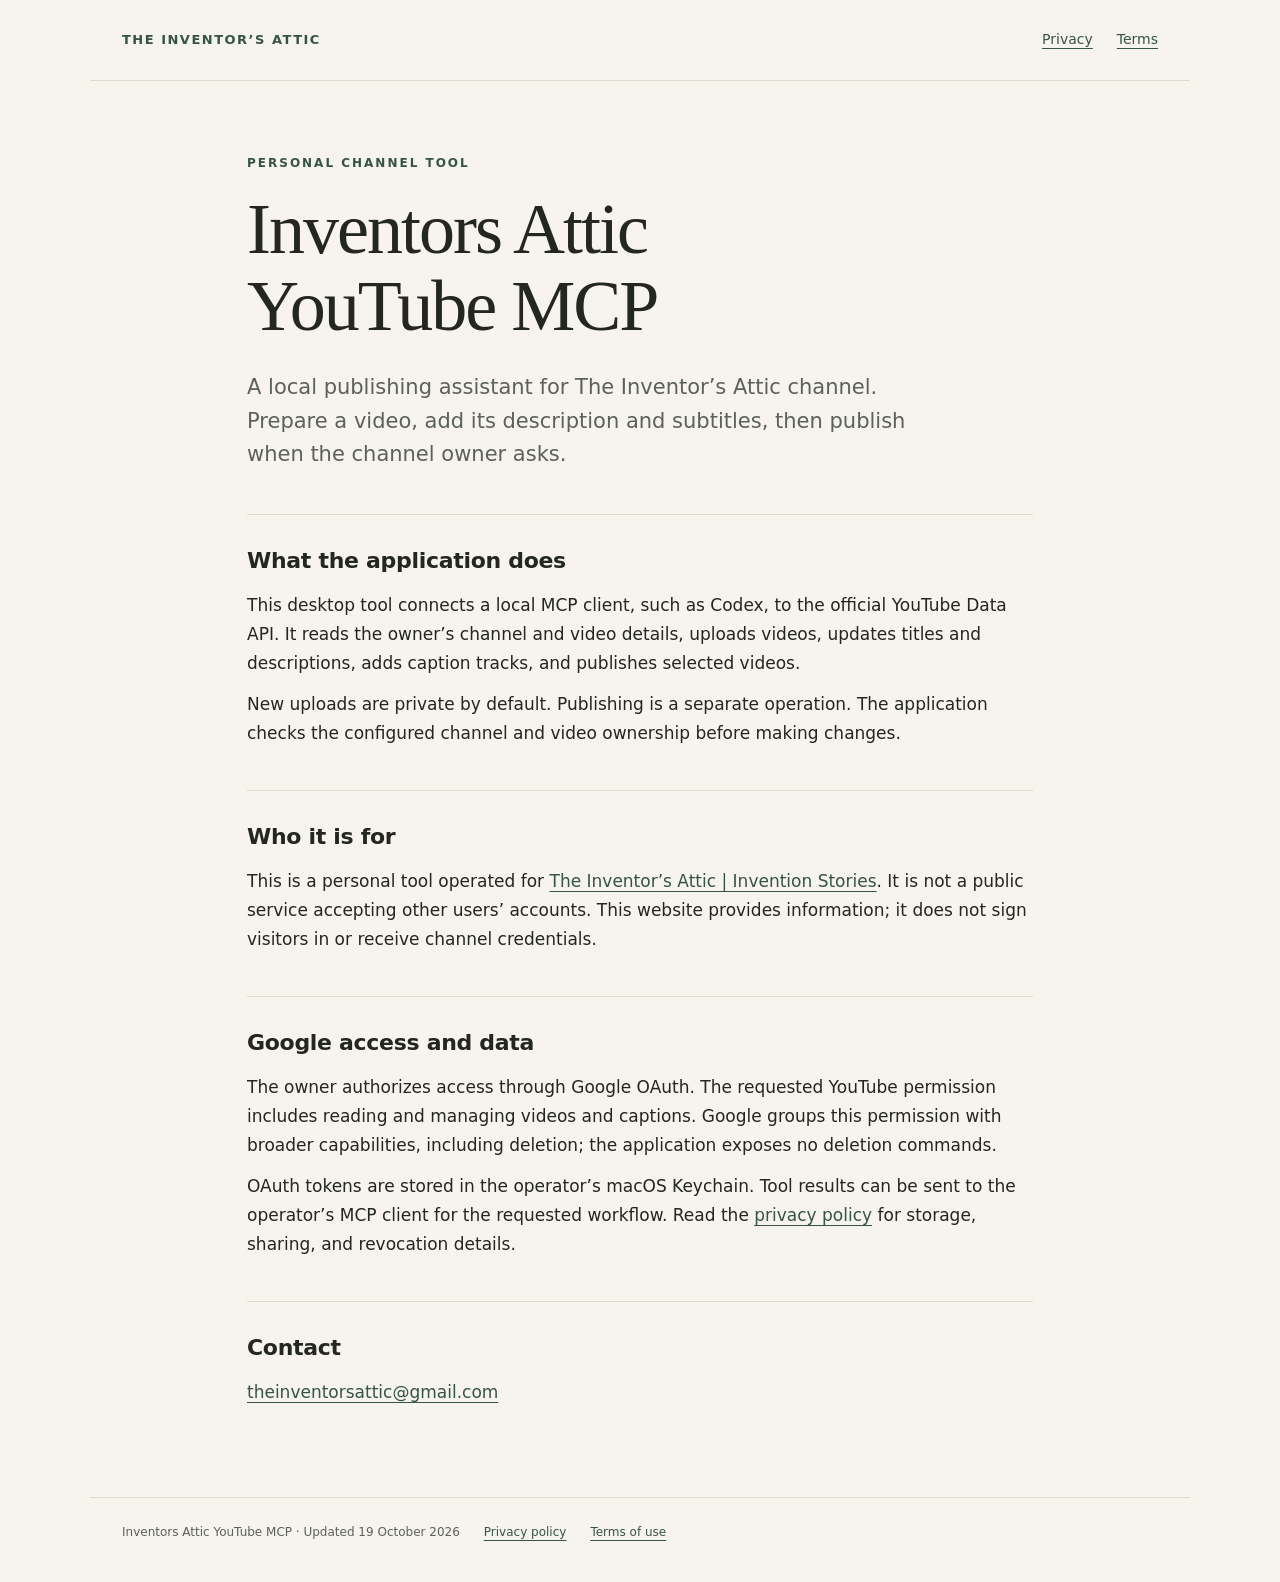
<file: index.html>
<!doctype html>
<html lang="en">
<head><meta charset="utf-8"><meta name="viewport" content="width=device-width, initial-scale=1"><title>Inventors Attic YouTube MCP</title><meta name="description" content="A personal, local publishing assistant for The Inventor’s Attic YouTube channel."><link rel="stylesheet" href="style.css"></head>
<body><header><a class="brand" href="./">THE INVENTOR’S ATTIC</a><nav aria-label="Main"><a href="privacy.html">Privacy</a><a href="terms.html">Terms</a></nav></header>
<main><p class="eyebrow">PERSONAL CHANNEL TOOL</p><h1>Inventors Attic<br>YouTube MCP</h1><p class="lead">A local publishing assistant for The Inventor’s Attic channel. Prepare a video, add its description and subtitles, then publish when the channel owner asks.</p>
<section><h2>What the application does</h2><p>This desktop tool connects a local MCP client, such as Codex, to the official YouTube Data API. It reads the owner’s channel and video details, uploads videos, updates titles and descriptions, adds caption tracks, and publishes selected videos.</p><p>New uploads are private by default. Publishing is a separate operation. The application checks the configured channel and video ownership before making changes.</p></section>
<section><h2>Who it is for</h2><p>This is a personal tool operated for <a href="https://www.youtube.com/channel/UClsziv_a0yxluulq_FCn0CQ">The Inventor’s Attic | Invention Stories</a>. It is not a public service accepting other users’ accounts. This website provides information; it does not sign visitors in or receive channel credentials.</p></section>
<section><h2>Google access and data</h2><p>The owner authorizes access through Google OAuth. The requested YouTube permission includes reading and managing videos and captions. Google groups this permission with broader capabilities, including deletion; the application exposes no deletion commands.</p><p>OAuth tokens are stored in the operator’s macOS Keychain. Tool results can be sent to the operator’s MCP client for the requested workflow. Read the <a href="privacy.html">privacy policy</a> for storage, sharing, and revocation details.</p></section>
<section><h2>Contact</h2><p><a href="mailto:theinventorsattic@gmail.com">theinventorsattic@gmail.com</a></p></section></main>
<footer><span>Inventors Attic YouTube MCP · Updated 19 October 2026</span><a href="privacy.html">Privacy policy</a><a href="terms.html">Terms of use</a></footer></body></html>
</file>
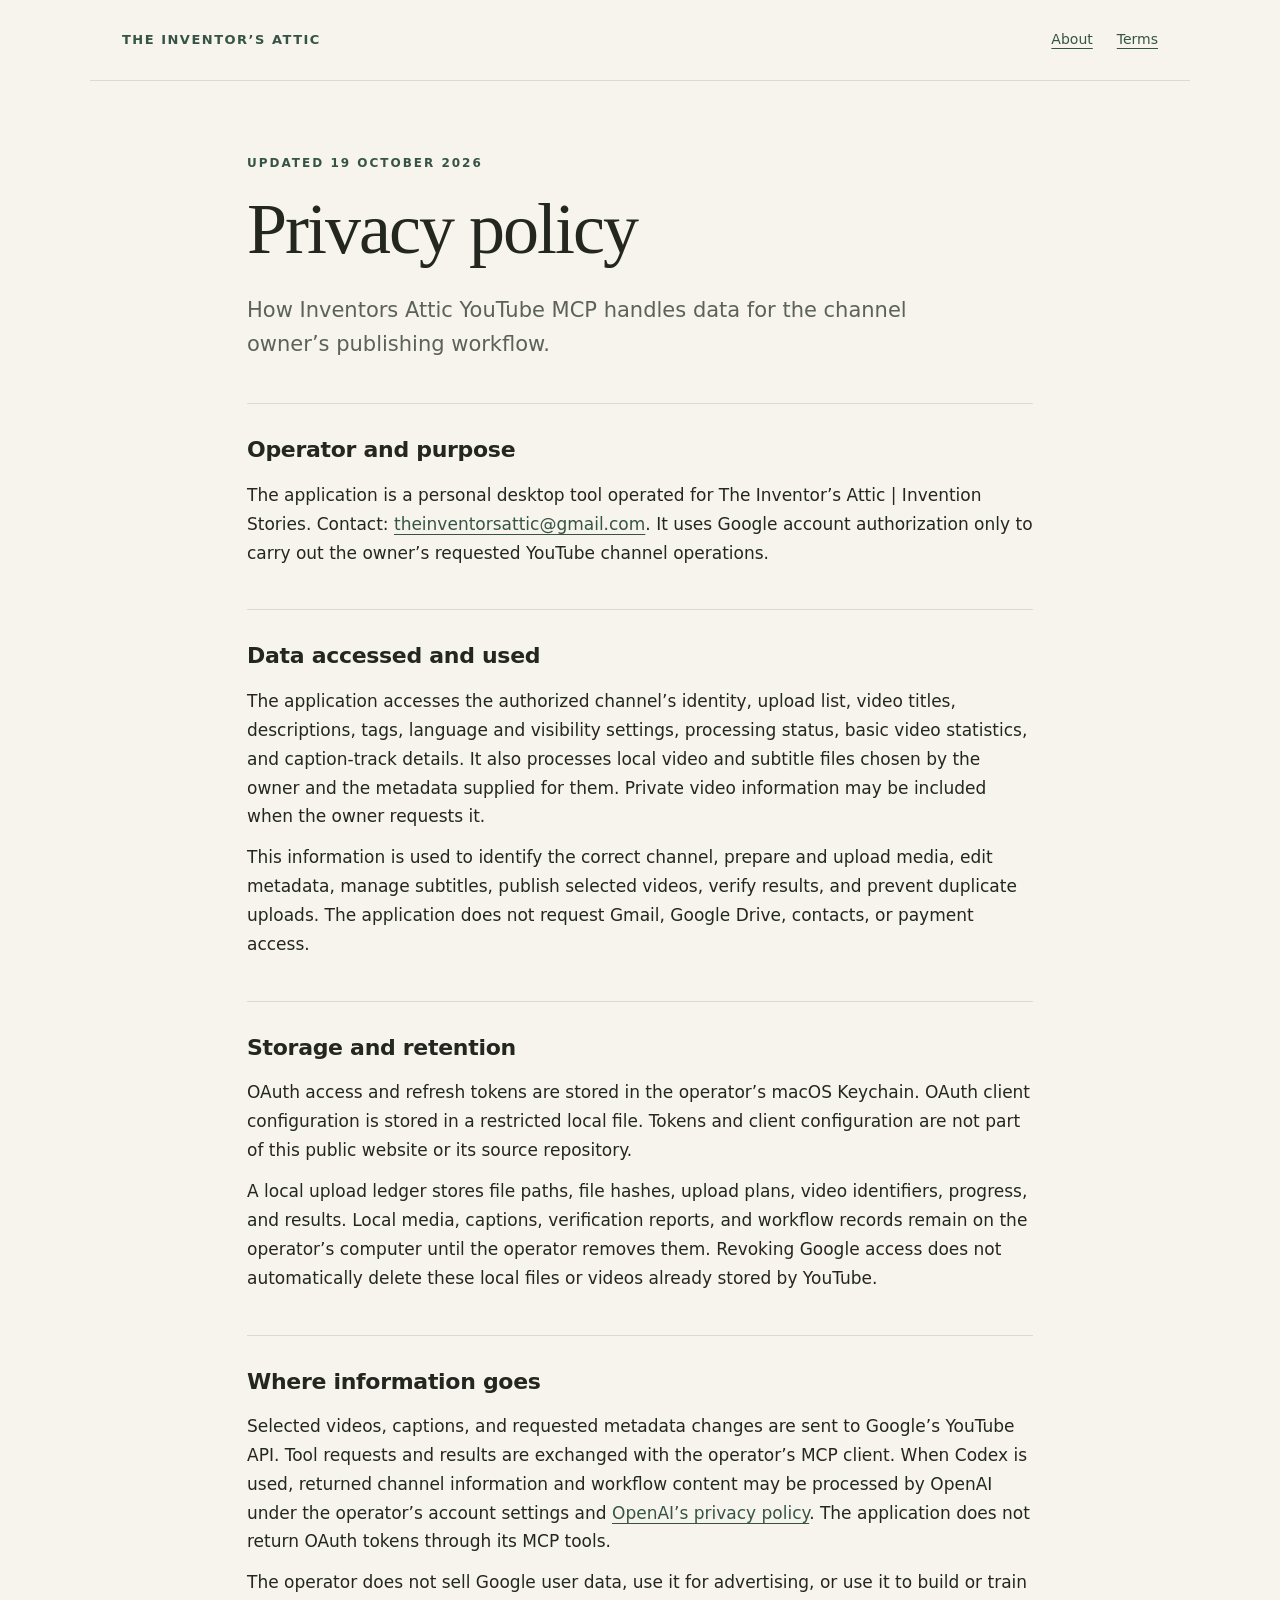
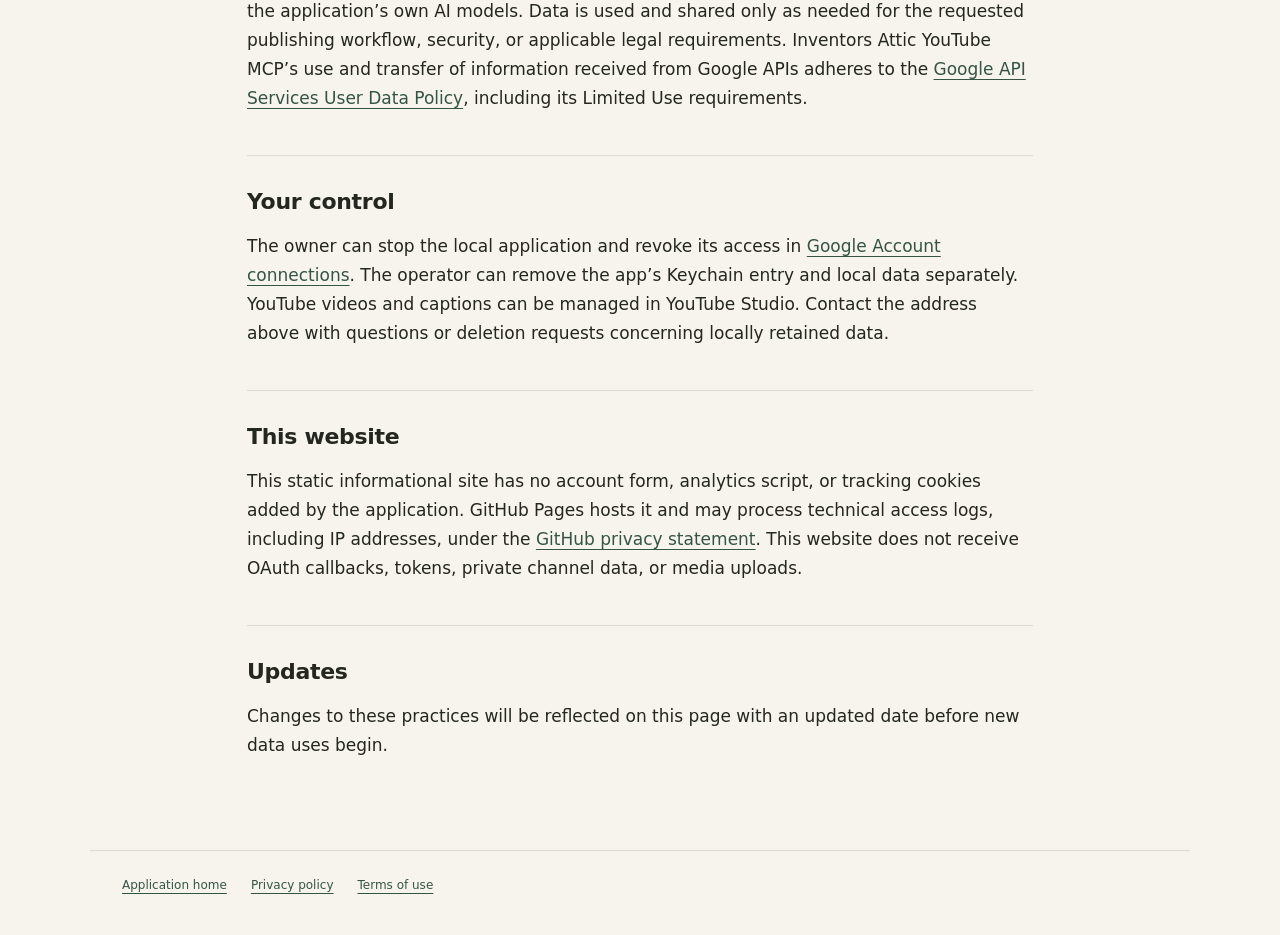
<file: privacy.html>
<!doctype html>
<html lang="en"><head><meta charset="utf-8"><meta name="viewport" content="width=device-width, initial-scale=1"><title>Privacy policy — Inventors Attic YouTube MCP</title><link rel="stylesheet" href="style.css"></head><body>
<header><a class="brand" href="./">THE INVENTOR’S ATTIC</a><nav aria-label="Main"><a href="./">About</a><a href="terms.html">Terms</a></nav></header>
<main><p class="eyebrow">UPDATED 19 OCTOBER 2026</p><h1>Privacy policy</h1><p class="lead">How Inventors Attic YouTube MCP handles data for the channel owner’s publishing workflow.</p>
<section><h2>Operator and purpose</h2><p>The application is a personal desktop tool operated for The Inventor’s Attic | Invention Stories. Contact: <a href="mailto:theinventorsattic@gmail.com">theinventorsattic@gmail.com</a>. It uses Google account authorization only to carry out the owner’s requested YouTube channel operations.</p></section>
<section><h2>Data accessed and used</h2><p>The application accesses the authorized channel’s identity, upload list, video titles, descriptions, tags, language and visibility settings, processing status, basic video statistics, and caption-track details. It also processes local video and subtitle files chosen by the owner and the metadata supplied for them. Private video information may be included when the owner requests it.</p><p>This information is used to identify the correct channel, prepare and upload media, edit metadata, manage subtitles, publish selected videos, verify results, and prevent duplicate uploads. The application does not request Gmail, Google Drive, contacts, or payment access.</p></section>
<section><h2>Storage and retention</h2><p>OAuth access and refresh tokens are stored in the operator’s macOS Keychain. OAuth client configuration is stored in a restricted local file. Tokens and client configuration are not part of this public website or its source repository.</p><p>A local upload ledger stores file paths, file hashes, upload plans, video identifiers, progress, and results. Local media, captions, verification reports, and workflow records remain on the operator’s computer until the operator removes them. Revoking Google access does not automatically delete these local files or videos already stored by YouTube.</p></section>
<section><h2>Where information goes</h2><p>Selected videos, captions, and requested metadata changes are sent to Google’s YouTube API. Tool requests and results are exchanged with the operator’s MCP client. When Codex is used, returned channel information and workflow content may be processed by OpenAI under the operator’s account settings and <a href="https://openai.com/policies/privacy-policy/">OpenAI’s privacy policy</a>. The application does not return OAuth tokens through its MCP tools.</p><p>The operator does not sell Google user data, use it for advertising, or use it to build or train the application’s own AI models. Data is used and shared only as needed for the requested publishing workflow, security, or applicable legal requirements. Inventors Attic YouTube MCP’s use and transfer of information received from Google APIs adheres to the <a href="https://developers.google.com/terms/api-services-user-data-policy">Google API Services User Data Policy</a>, including its Limited Use requirements.</p></section>
<section><h2>Your control</h2><p>The owner can stop the local application and revoke its access in <a href="https://myaccount.google.com/connections">Google Account connections</a>. The operator can remove the app’s Keychain entry and local data separately. YouTube videos and captions can be managed in YouTube Studio. Contact the address above with questions or deletion requests concerning locally retained data.</p></section>
<section><h2>This website</h2><p>This static informational site has no account form, analytics script, or tracking cookies added by the application. GitHub Pages hosts it and may process technical access logs, including IP addresses, under the <a href="https://docs.github.com/en/site-policy/privacy-policies/github-general-privacy-statement">GitHub privacy statement</a>. This website does not receive OAuth callbacks, tokens, private channel data, or media uploads.</p></section>
<section><h2>Updates</h2><p>Changes to these practices will be reflected on this page with an updated date before new data uses begin.</p></section></main>
<footer><a href="./">Application home</a><a href="privacy.html">Privacy policy</a><a href="terms.html">Terms of use</a></footer></body></html>
</file>
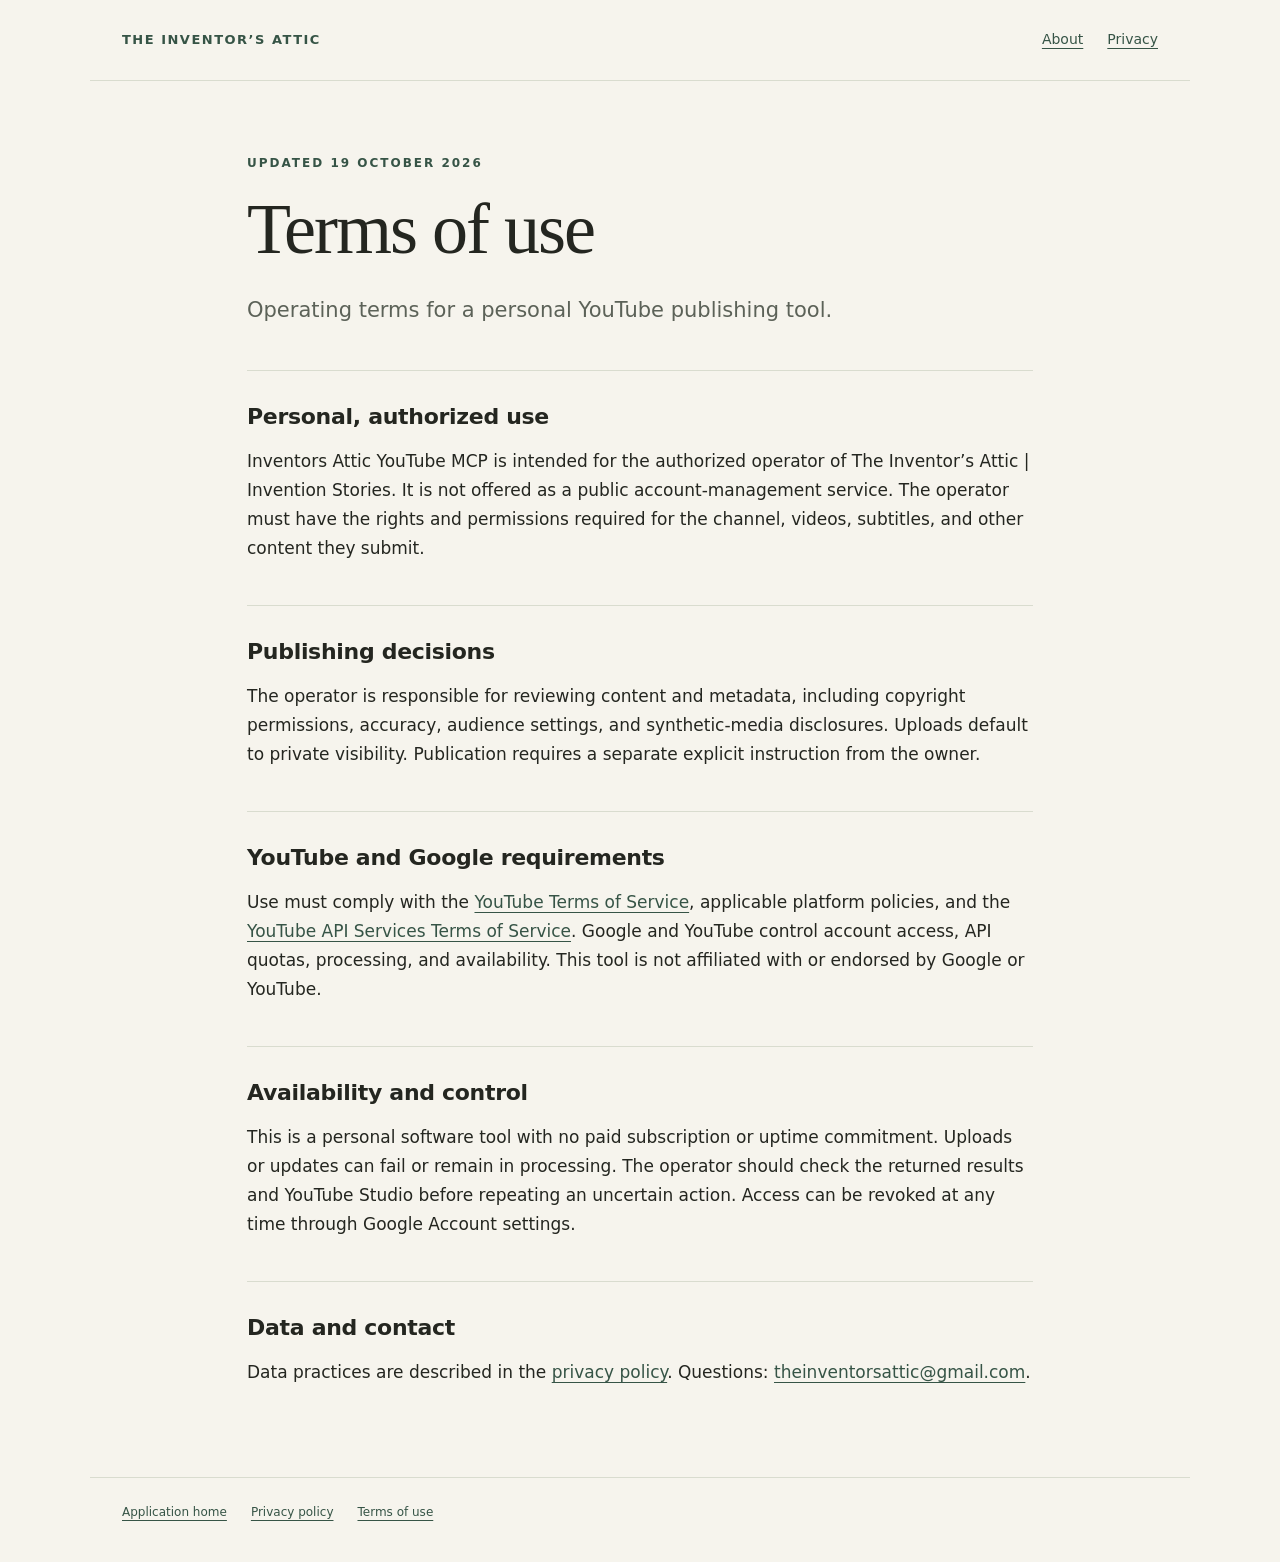
<file: terms.html>
<!doctype html>
<html lang="en"><head><meta charset="utf-8"><meta name="viewport" content="width=device-width, initial-scale=1"><title>Terms of use — Inventors Attic YouTube MCP</title><link rel="stylesheet" href="style.css"></head><body>
<header><a class="brand" href="./">THE INVENTOR’S ATTIC</a><nav aria-label="Main"><a href="./">About</a><a href="privacy.html">Privacy</a></nav></header>
<main><p class="eyebrow">UPDATED 19 OCTOBER 2026</p><h1>Terms of use</h1><p class="lead">Operating terms for a personal YouTube publishing tool.</p>
<section><h2>Personal, authorized use</h2><p>Inventors Attic YouTube MCP is intended for the authorized operator of The Inventor’s Attic | Invention Stories. It is not offered as a public account-management service. The operator must have the rights and permissions required for the channel, videos, subtitles, and other content they submit.</p></section>
<section><h2>Publishing decisions</h2><p>The operator is responsible for reviewing content and metadata, including copyright permissions, accuracy, audience settings, and synthetic-media disclosures. Uploads default to private visibility. Publication requires a separate explicit instruction from the owner.</p></section>
<section><h2>YouTube and Google requirements</h2><p>Use must comply with the <a href="https://www.youtube.com/t/terms">YouTube Terms of Service</a>, applicable platform policies, and the <a href="https://developers.google.com/youtube/terms/api-services-terms-of-service">YouTube API Services Terms of Service</a>. Google and YouTube control account access, API quotas, processing, and availability. This tool is not affiliated with or endorsed by Google or YouTube.</p></section>
<section><h2>Availability and control</h2><p>This is a personal software tool with no paid subscription or uptime commitment. Uploads or updates can fail or remain in processing. The operator should check the returned results and YouTube Studio before repeating an uncertain action. Access can be revoked at any time through Google Account settings.</p></section>
<section><h2>Data and contact</h2><p>Data practices are described in the <a href="privacy.html">privacy policy</a>. Questions: <a href="mailto:theinventorsattic@gmail.com">theinventorsattic@gmail.com</a>.</p></section></main>
<footer><a href="./">Application home</a><a href="privacy.html">Privacy policy</a><a href="terms.html">Terms of use</a></footer></body></html>
</file>
<file: style.css>
:root{color-scheme:light;--ink:#242620;--muted:#5c6258;--paper:#f6f4ed;--line:#d9dccf;--accent:#365446}*{box-sizing:border-box}body{margin:0;background:var(--paper);color:var(--ink);font:17px/1.7 system-ui,-apple-system,sans-serif}a{color:var(--accent);text-underline-offset:4px}a:hover{color:#0d3320}header{max-width:1100px;margin:auto;padding:28px 32px;display:flex;gap:24px;justify-content:space-between;align-items:center;border-bottom:1px solid var(--line)}.brand{font-size:13px;letter-spacing:1.5px;font-weight:750;text-decoration:none}nav{display:flex;gap:24px;font-size:14px}main{max-width:850px;margin:72px auto 90px;padding:0 32px}.eyebrow{font-size:12px;letter-spacing:2px;font-weight:700;color:var(--accent)}h1{font-family:Georgia,serif;font-size:clamp(42px,7vw,72px);font-weight:400;line-height:1.07;letter-spacing:-2px;margin:18px 0 26px}.lead{font-size:21px;line-height:1.6;color:var(--muted);max-width:710px}section{margin-top:42px;padding-top:27px;border-top:1px solid var(--line)}h2{font-size:22px;letter-spacing:-.3px;margin:0 0 12px}p{margin:12px 0}footer{max-width:1100px;border-top:1px solid var(--line);padding:24px 32px 40px;margin:auto;display:flex;flex-wrap:wrap;gap:12px 24px;font-size:12px;color:var(--muted)}@media(max-width:560px){header{padding:22px;align-items:flex-start;flex-direction:column;gap:12px}main{padding:0 22px;margin:48px auto 60px}.lead{font-size:19px}footer{padding:22px}h1{letter-spacing:-1px}}
</file>
